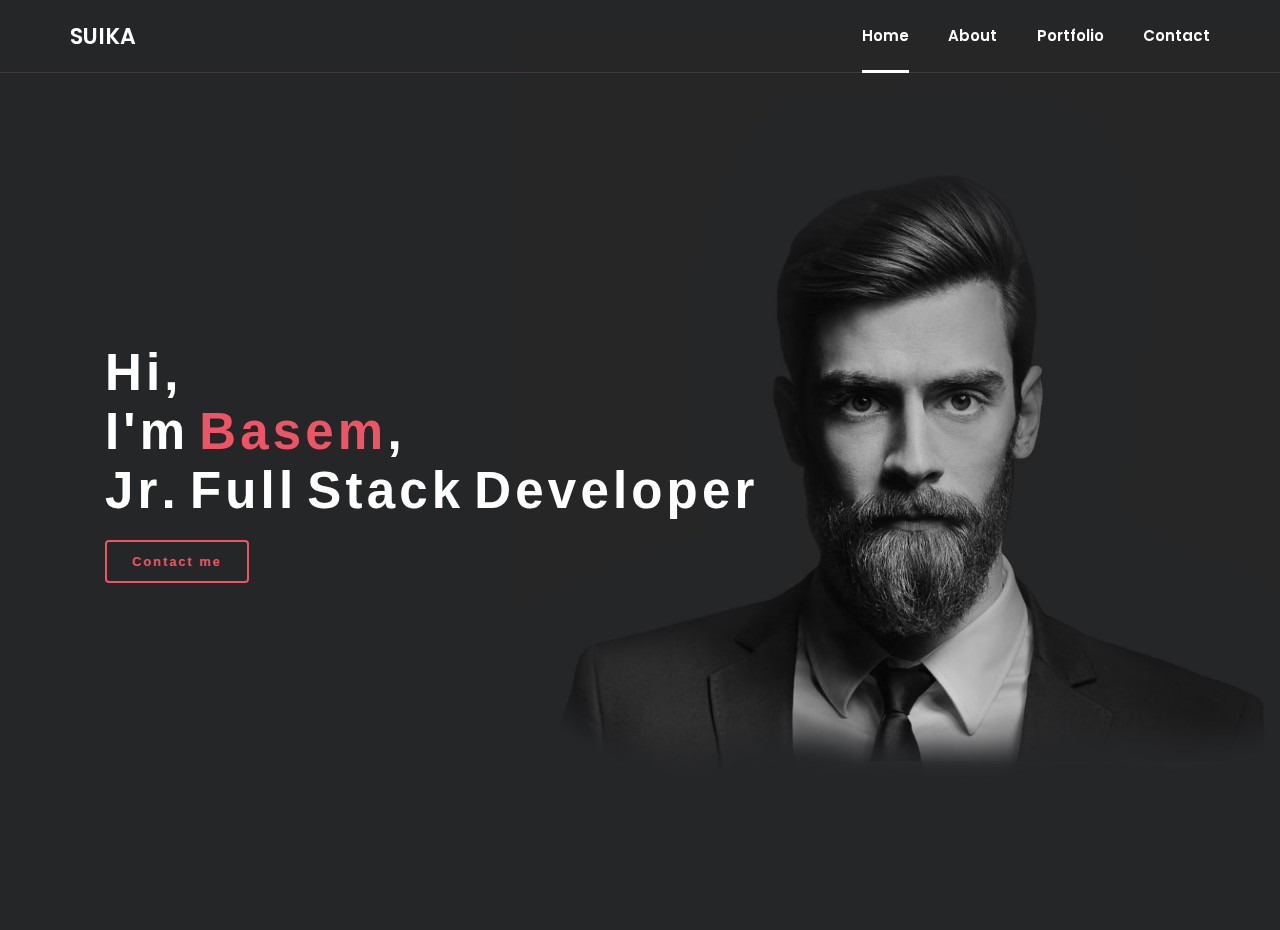
<file: index.html>
<!DOCTYPE html>
<html lang="en">
  <head>
    <meta charset="UTF-8" />
    <meta name="viewport" content="width=device-width, initial-scale=1.0" />
    <meta http-equiv="X-UA-Compatible" content="ie=edge" />
    <link rel="stylesheet" href="css/style.css" />
    <link rel="stylesheet" href="https://cdnjs.cloudflare.com/ajax/libs/font-awesome/4.7.0/css/font-awesome.min.css">
    <link href="https://fonts.googleapis.com/css2?family=Poppins:wght@300;400;500;600;700;900&display=swap" rel="stylesheet">
    <title>Basem Portfolio</title>
  </head>
  <body>
    <header>
      <div class="wrapper">
        <div class="row">
          <div class="brand-name">
            <a href="index.html" class="logo">Suika</a>
          </div>
          <div class="ham-burger">
            <i class="fa fa-bars"></i>
          </div>
          <div class="navbar">
            <ul>
              <li><a class="active" href="index.html">Home</a></li>
              <li><a href="about.html">About</a></li>
              <li><a href="work.html">Portfolio</a></li>
              <li><a href="contact.html">Contact</a></li>
            </ul>
          </div>
        </div>
      </div>
    </header>

    <section class="home">
      <div class="wrapper">
        <div class="row full-screen">
          <div class="home-content">
            <div class="text">
              <h1>
                <span>H</span>
                <span class="m-left">i</span>
                <span class="m-left">,</span>
                <br>
                <span>I</span>
                <span class="m-left">'</span>
                <span class="m-left">m</span>
                <span class="name">B</span>
                <span class="m-left name">a</span>
                <span class="m-left name">s</span>
                <span class="m-left name">e</span>
                <span class="m-left name">m</span>
                <span class="m-left">,</span>
                <br>
                <span>J</span>
                <span class="m-left">r</span>
                <span class="m-left">.</span>
                <span>F</span>
                <span class="m-left">u</span>
                <span class="m-left">l</span>
                <span class="m-left">l</span>
                <span>S</span>
                <span class="m-left">t</span>
                <span class="m-left">a</span>
                <span class="m-left">c</span>
                <span class="m-left">k</span>
                <span>D</span>
                <span class="m-left">e</span>
                <span class="m-left">v</span>
                <span class="m-left">e</span>
                <span class="m-left">l</span>
                <span class="m-left">o</span>
                <span class="m-left">p</span>
                <span class="m-left">e</span>
                <span class="m-left">r</span>
              </h1>
              <div class="btn">
                <a href="contact.html">Contact me</a>
              </div>
            </div>
          </div>
        </div>
      </div>
    </section>

    <script src="js/script.js"></script>
    
  </body>
</html>
</file>
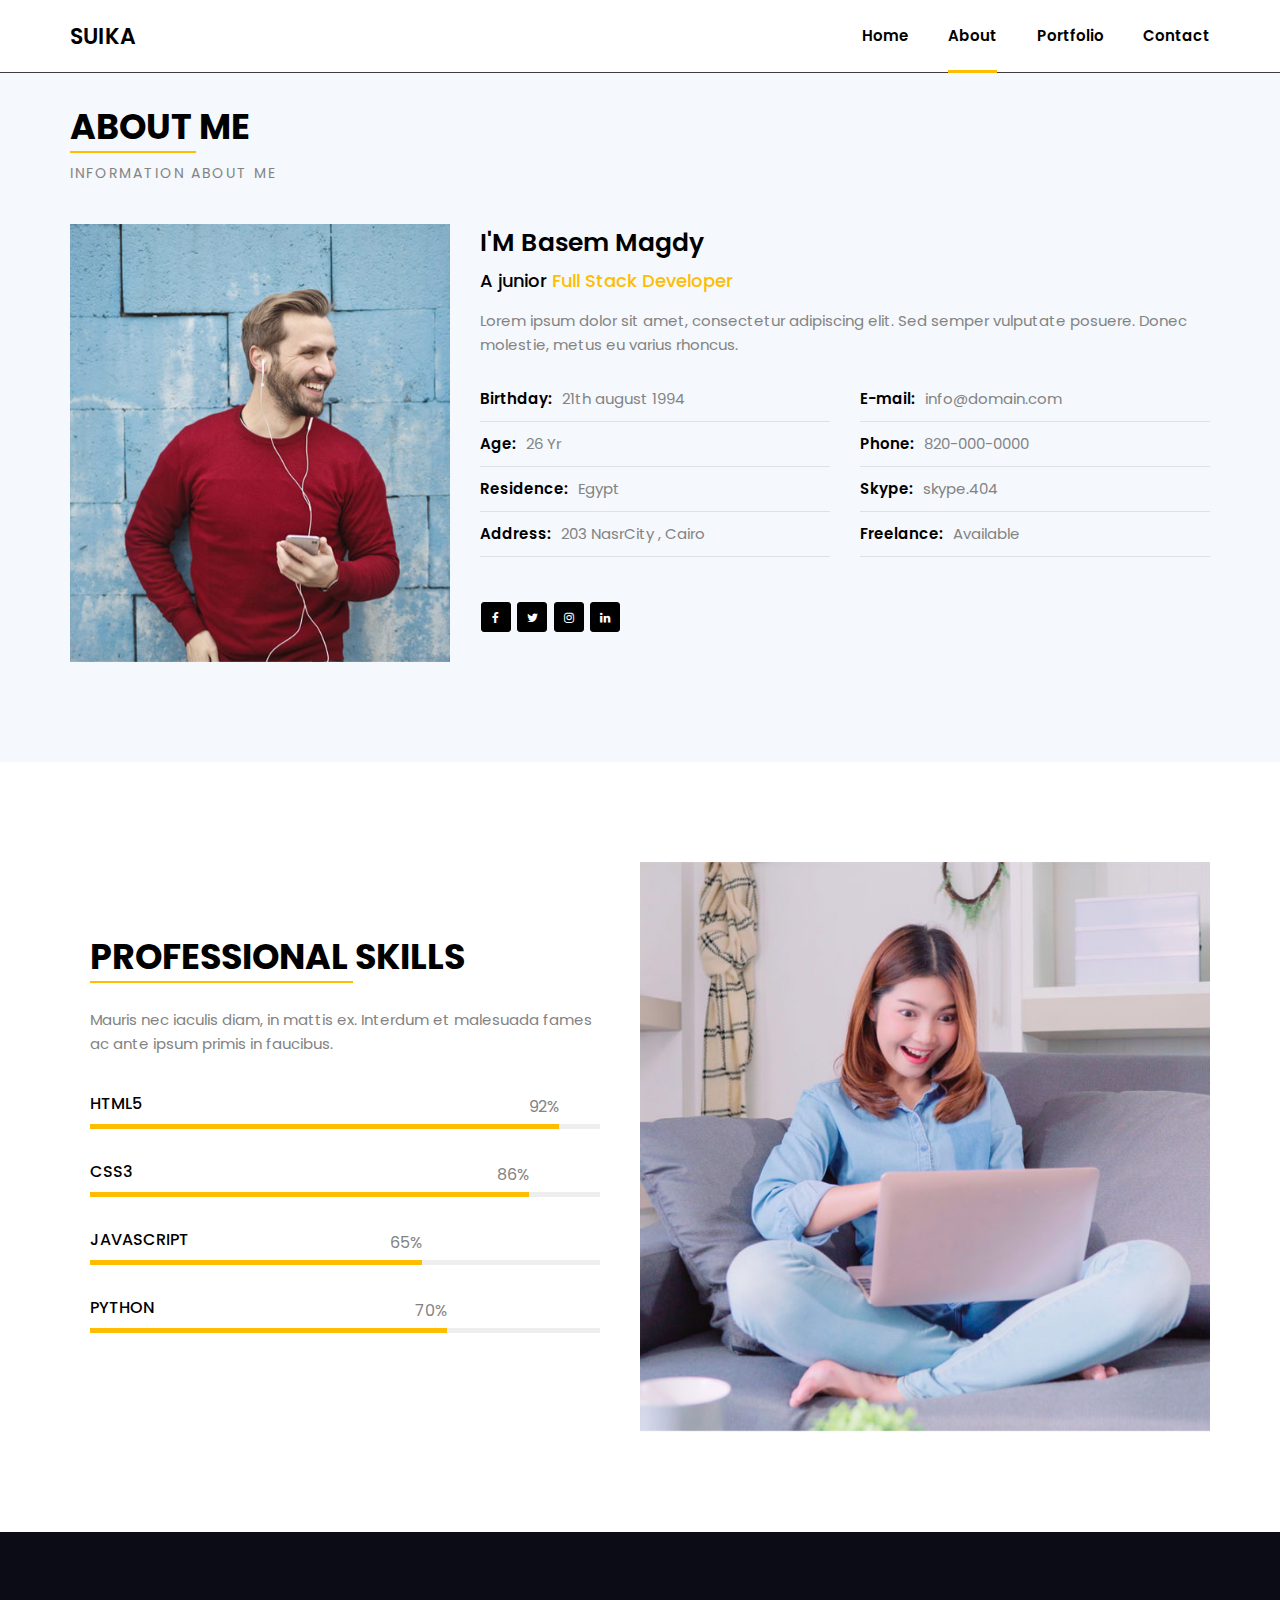
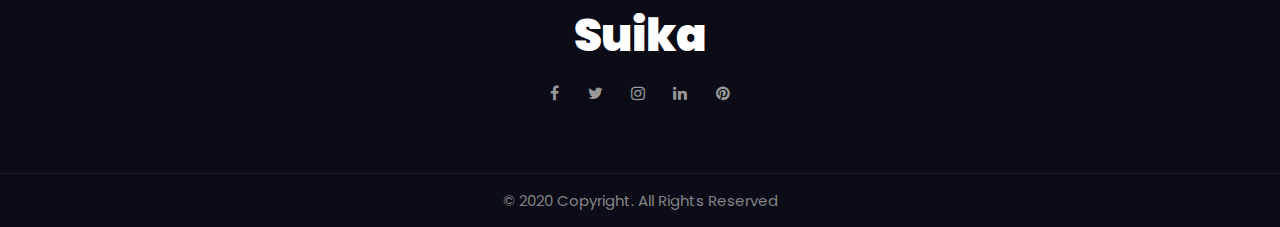
<file: about.html>
<!DOCTYPE html>
<html lang="en">
  <head>
    <meta charset="UTF-8" />
    <meta name="viewport" content="width=device-width, initial-scale=1.0" />
    <meta http-equiv="X-UA-Compatible" content="ie=edge" />
    <link rel="stylesheet" href="css/style.css" />
    <link rel="stylesheet" href="css/styles.css" />
    <link rel="stylesheet" href="https://cdnjs.cloudflare.com/ajax/libs/font-awesome/4.7.0/css/font-awesome.min.css">
    <link href="https://fonts.googleapis.com/css2?family=Poppins:wght@300;400;500;600;700;900&display=swap" rel="stylesheet">
    <title>Basem Portfolio</title>
  </head>
  <body>
    <header>
      <div class="wrapper">
        <div class="row">
          <div class="brand-name">
            <a href="index.html" class="logo">Suika</a>
          </div>
          <div class="ham-burger">
            <i class="fa fa-bars"></i>
          </div>
          <div class="navbar">
            <ul>
              <li><a href="index.html">Home</a></li>
              <li><a class="active" href="about.html">About</a></li>
              <li><a href="work.html">Portfolio</a></li>
              <li><a href="contact.html">Contact</a></li>
            </ul>
          </div>
        </div>
      </div>
    </header>

    <section class="about-me">
      <div class="wrapper">
        <div class="row">
          <div class="section-title">
            <h1>About Me</h1>
            <p class="small text-uppercase">Information About Me</p>
          </div>
        </div>
        <div class="row">
          <div class="about-content">
            <div class="row">
              <div class="img">
                <img src="img/about-me.jpeg" alt="about-me">
              </div>
              <div class="about-text">
                <h4>I'M Basem Magdy</h4>
                <h6>A junior <span>Full Stack Developer</span></h6>
                <p>Lorem ipsum dolor sit amet, consectetur adipiscing elit. Sed semper vulputate posuere. Donec molestie, metus eu varius rhoncus.</p>
                <div class="info">
                  <div class="list">
                    <label>Birthday:</label>
                    <p>21th august 1994</p>
                  </div>
                  <div class="list">
                    <label>E-mail:</label>
                    <p>info@domain.com</p>
                  </div>
                  <div class="list">
                    <label>Age:</label>
                    <p>26 Yr</p>
                  </div>
                  <div class="list">
                    <label>Phone:</label>
                    <p>820-000-0000</p>
                  </div>
                  <div class="list">
                    <label>Residence:</label>
                    <p>Egypt</p>
                  </div>
                  <div class="list">
                    <label>Skype:</label>
                    <p>skype.404</p>
                  </div>
                  <div class="list">
                    <label>Address:</label>
                    <p>203 NasrCity , Cairo</p>
                  </div>
                  <div class="list">
                    <label>Freelance:</label>
                    <p>Available</p>
                  </div>
                </div>
                <div class="social-links">
                  <a href=""><i class="fa fa-facebook"></i></a>
                  <a href=""><i class="fa fa-twitter"></i></a>
                  <a href=""><i class="fa fa-instagram"></i></a>
                  <a href=""><i class="fa fa-linkedin"></i></a>
                </div>
              </div>
            </div>
          </div>
        </div>
      </div>
    </section>

    <div class="seperator"></div>

    <section class="skills">
      <div class="wrapper">
        <div class="row align-items-center">
          <div class="skills-content">
            <div class="row">
              <div class="section-title">
                <h1>Professional Skills</h1>
                <p>Mauris nec iaculis diam, in mattis ex. Interdum et malesuada fames ac ante ipsum primis in faucibus.</p>
              </div>
            </div>
            <div class="row">
              <div class="skill-box">
                <h6>HTML5</h6>
                <div class="skill-bar">
                  <div class="skill-bar-in" style="width: 92%;">
                    <span>92%</span>
                  </div>
                </div>
              </div>
              <div class="skill-box">
                <h6>CSS3</h6>
                <div class="skill-bar">
                  <div class="skill-bar-in" style="width: 86%;">
                    <span>86%</span>
                  </div>
                </div>
              </div>
              <div class="skill-box">
                <h6>JAVASCRIPT</h6>
                <div class="skill-bar">
                  <div class="skill-bar-in" style="width: 65%;">
                    <span>65%</span>
                  </div>
                </div>
              </div>
              <div class="skill-box">
                <h6>PYTHON</h6>
                <div class="skill-bar">
                  <div class="skill-bar-in" style="width: 70%;">
                    <span>70%</span>
                  </div>
                </div>
              </div>
            </div>
          </div>
          <div class="img">
            <img src="img/skill.jpg" alt="skill-image">
          </div>
        </div>
      </div>
    </section>

    <!--  footer -->
    <footer>
      <div class="wrapper">
        <div class="row">
          <div class="logo">
            Suika
          </div>
          <div class="social">
            <a href=""><i class="fa fa-facebook"></i></a>
            <a href=""><i class="fa fa-twitter"></i></a>
            <a href=""><i class="fa fa-instagram"></i></a>
            <a href=""><i class="fa fa-linkedin"></i></a>
            <a href=""><i class="fa fa-pinterest"></i></a>
          </div>
        </div>
      </div>
    </footer>

    <section class="copyright">
      <div class="wrapper">
        <p>&copy; 2020 Copyright. All Rights Reserved</p>
      </div>
    </section>

    <script src="js/script.js"></script>
    
  </body>
</html>
</file>
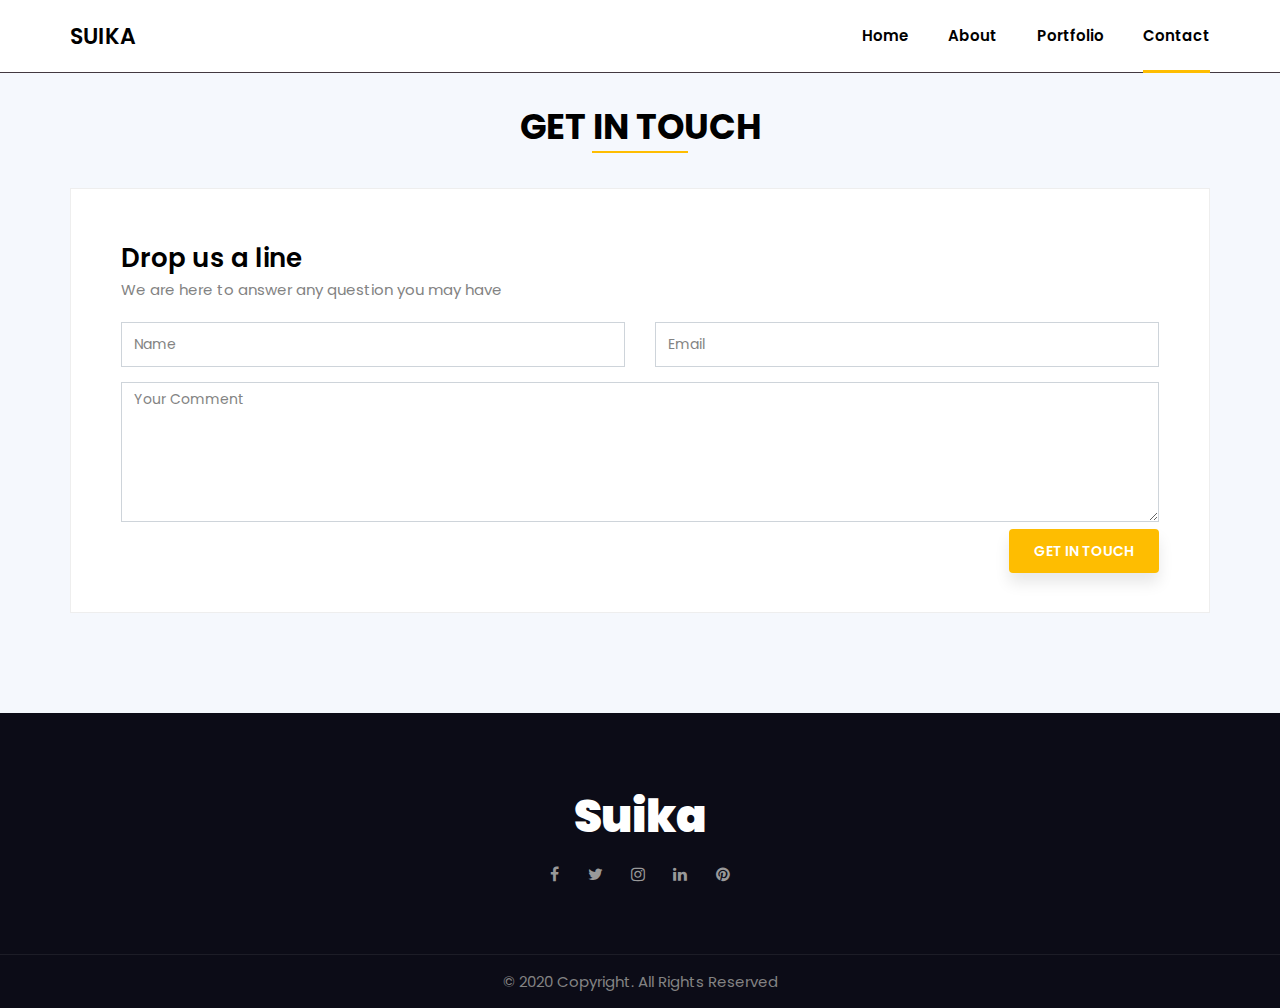
<file: contact.html>
<!DOCTYPE html>
<html lang="en">
  <head>
    <meta charset="UTF-8" />
    <meta name="viewport" content="width=device-width, initial-scale=1.0" />
    <meta http-equiv="X-UA-Compatible" content="ie=edge" />
    <link rel="stylesheet" href="css/style.css" />
    <link rel="stylesheet" href="css/styles.css" />
    <link rel="stylesheet" href="https://cdnjs.cloudflare.com/ajax/libs/font-awesome/4.7.0/css/font-awesome.min.css">
    <link href="https://fonts.googleapis.com/css2?family=Poppins:wght@300;400;500;600;700;900&display=swap" rel="stylesheet">
    <title>Basem Portfolio</title>
  </head>
  <body>
    <header>
      <div class="wrapper">
        <div class="row">
          <div class="brand-name">
            <a href="index.html" class="logo">Suika</a>
          </div>
          <div class="ham-burger">
            <i class="fa fa-bars"></i>
          </div>
          <div class="navbar">
            <ul>
              <li><a href="index.html">Home</a></li>
              <li><a href="about.html">About</a></li>
              <li><a href="work.html">Portfolio</a></li>
              <li><a class="active" href="contact.html">Contact</a></li>
            </ul>
          </div>
        </div>
      </div>
    </header>

    <section class="contact-us">
      <div class="wrapper">
        <div class="row">
          <div class="section-title text-center">
            <h1>Get In Touch</h1>
          </div>
        </div>
        <div class="row">
          <div class="contact-form">
            <div class="row">
              <div class="contact-text">
                <h2>Drop us a line</h2>
                <p>We are here to answer any question you may have</p>
              </div>
            </div>
            <div class="row space-between">
              <div class="col-6">
                <input type="text" name="" class="form-control" placeholder="Name">
              </div>
              <div class="col-6">
                <input type="text" name="" class="form-control" placeholder="Email">
              </div>
            </div>
            <div class="row">
              <div class="col-12">
                <textarea class="form-control" placeholder="Your Comment"></textarea>
              </div>
            </div>
            <div class="row">
              <div class="button text-right">
                <a href="#">Get In Touch</a>
              </div>
            </div>
          </div>
        </div>
      </div>
    </section>

    <div class="seperator"></div>

    <!--  footer -->
    <footer>
      <div class="wrapper">
        <div class="row">
          <div class="logo">
            Suika
          </div>
          <div class="social">
            <a href=""><i class="fa fa-facebook"></i></a>
            <a href=""><i class="fa fa-twitter"></i></a>
            <a href=""><i class="fa fa-instagram"></i></a>
            <a href=""><i class="fa fa-linkedin"></i></a>
            <a href=""><i class="fa fa-pinterest"></i></a>
          </div>
        </div>
      </div>
    </footer>

    <section class="copyright">
      <div class="wrapper">
        <p>&copy; 2020 Copyright. All Rights Reserved</p>
      </div>
    </section>

    <script src="js/script.js"></script>
    
  </body>
</html>
</file>
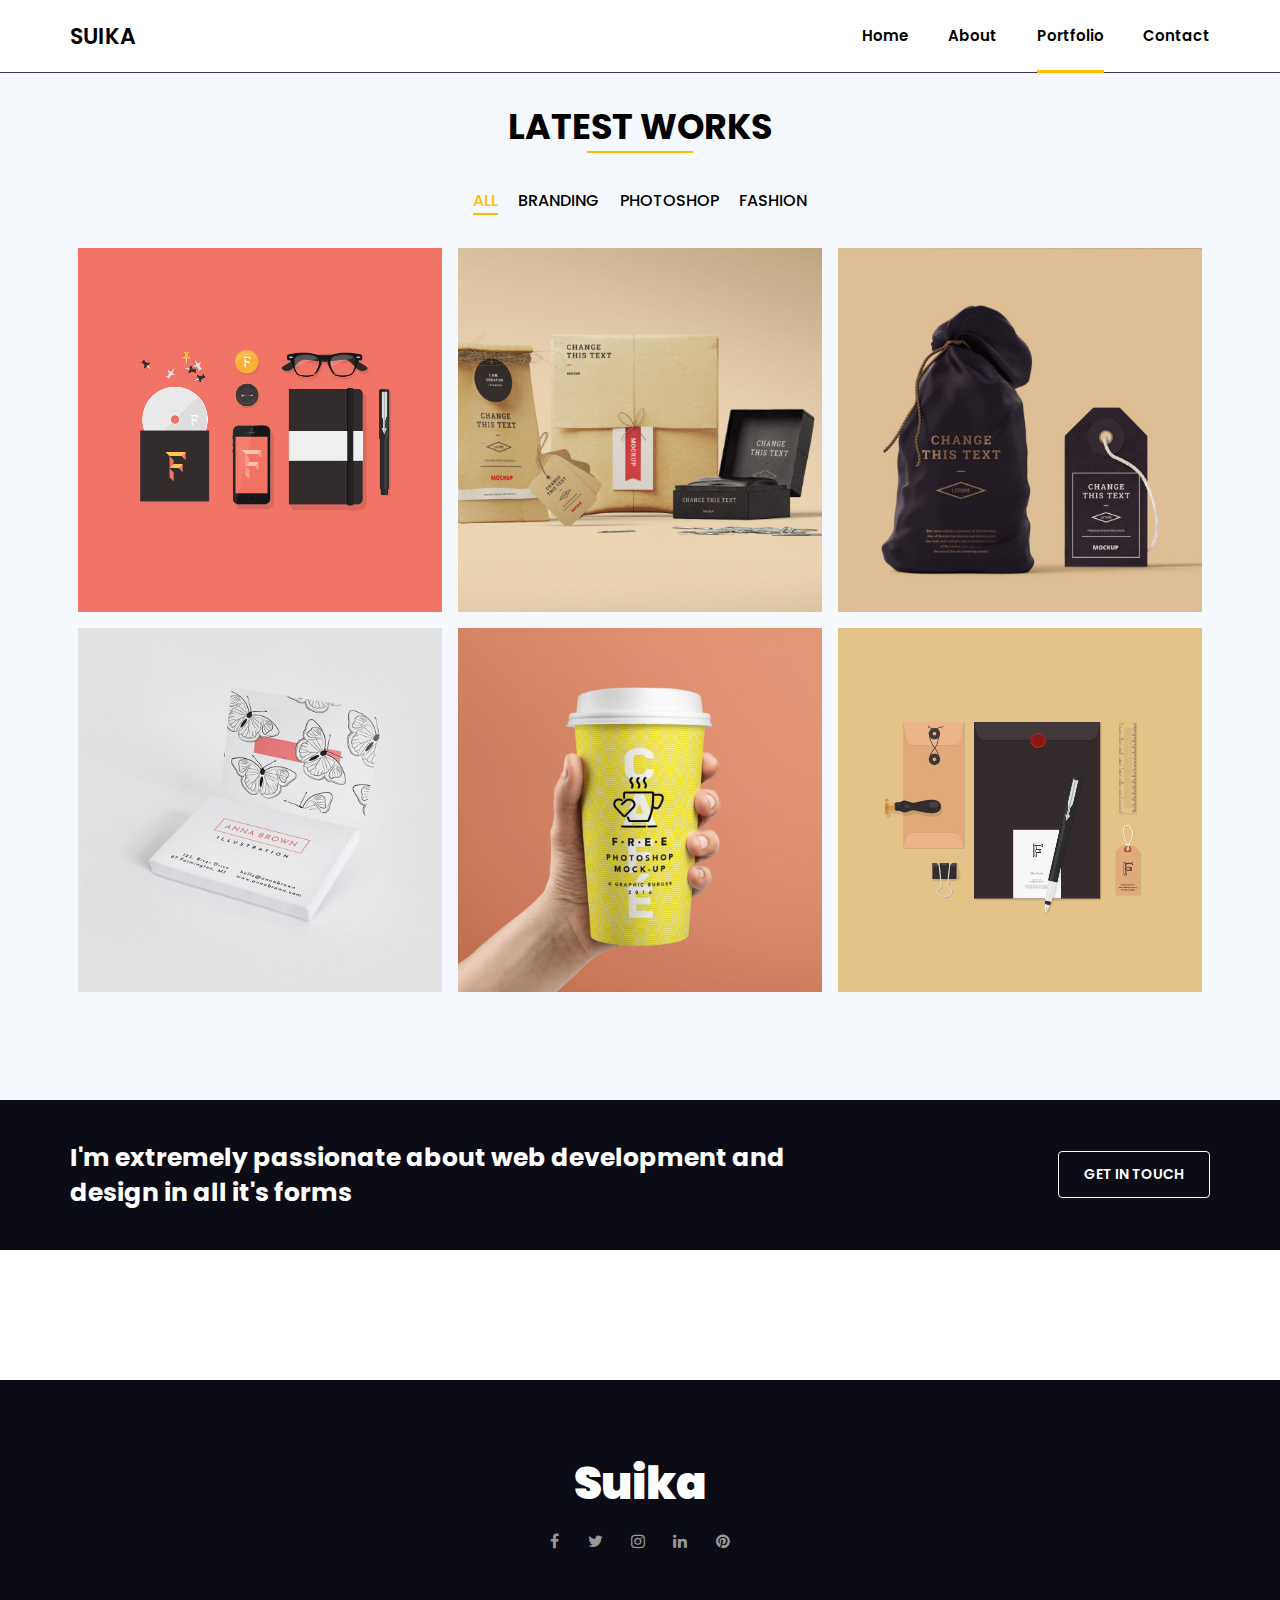
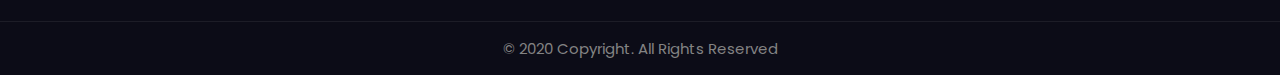
<file: work.html>
<!DOCTYPE html>
<html lang="en">
  <head>
    <meta charset="UTF-8" />
    <meta name="viewport" content="width=device-width, initial-scale=1.0" />
    <meta http-equiv="X-UA-Compatible" content="ie=edge" />
    <link rel="stylesheet" href="css/style.css" />
    <link rel="stylesheet" href="css/styles.css" />
    <link rel="stylesheet" href="https://cdnjs.cloudflare.com/ajax/libs/font-awesome/4.7.0/css/font-awesome.min.css">
    <link href="https://fonts.googleapis.com/css2?family=Poppins:wght@300;400;500;600;700;900&display=swap" rel="stylesheet">
    <title>Basem Portfolio</title>
  </head>
  <body>
    <header>
      <div class="wrapper">
        <div class="row">
          <div class="brand-name">
            <a href="index.html" class="logo">Suika</a>
          </div>
          <div class="ham-burger">
            <i class="fa fa-bars"></i>
          </div>
          <div class="navbar">
            <ul>
              <li><a href="index.html">Home</a></li>
              <li><a href="about.html">About</a></li>
              <li><a class="active" href="work.html">Portfolio</a></li>
              <li><a href="contact.html">Contact</a></li>
            </ul>
          </div>
        </div>
      </div>
    </header>

    <section class="portfolio">
      <div class="wrapper">
        <div class="row">
          <div class="section-title text-center">
            <h1>Latest Works</h1>
          </div>
        </div>
        <div class="row">
          <div class="filter-buttons">
            <ul id="filter-btns">
              <li class="active" data-target="all">All</li>
              <li data-target="branding">Branding</li>
              <li data-target="photoshop">Photoshop</li>
              <li data-target="fashion">Fashion</li>
            </ul>
          </div>
        </div>
        <div class="row">
          <div class="portfolio-gallery">
            <div class="item" data-id="branding">
              <div class="inner">
                <img src="img/portfolio/1.jpg" alt="portfolio-img">
                <div class="overlay">
                  <span class="fa fa-plus"></span>
                  <h4>Branding</h4>
                </div>
              </div>
            </div>
          
          
            <div class="item" data-id="photoshop">
              <div class="inner">
                <img src="img/portfolio/2.jpg" alt="portfolio-img">
                <div class="overlay">
                  <span class="fa fa-plus"></span>
                  <h4>Photoshop</h4>
                </div>
              </div>
            </div>
  
          
            <div class="item" data-id="fashion">
              <div class="inner">
                <img src="img/portfolio/3.jpg" alt="portfolio-img">
                <div class="overlay">
                  <span class="fa fa-plus"></span>
                  <h4>Fashion</h4>
                </div>
              </div>
            </div>
  
          
            <div class="item" data-id="branding">
              <div class="inner">
                <img src="img/portfolio/4.jpg" alt="portfolio-img">
                <div class="overlay">
                  <span class="fa fa-plus"></span>
                  <h4>Branding</h4>
                </div>
              </div>
            </div>
          
          
            <div class="item" data-id="photoshop">
              <div class="inner">
                <img src="img/portfolio/5.jpg" alt="portfolio-img">
                <div class="overlay">
                  <span class="fa fa-plus"></span>
                  <h4>Photoshop</h4>
                </div>
              </div>
            </div>
          
          
            <div class="item" data-id="fashion">
              <div class="inner">
                <img src="img/portfolio/6.jpg" alt="portfolio-img">
                <div class="overlay">
                  <span class="fa fa-plus"></span>
                  <h4>Fashion</h4>
                </div>
              </div>
            </div>
          </div>
        </div>
      </div>
    </section>

    <div class="seperator"></div>

    <section class="message-text">
      <div class="wrapper">
        <div class="row align-items-center">
          <div class="button-text">
            <h2>I'm extremely passionate about web development and design in all it's forms</h2>
          </div>
          <div class="button">
            <a href="contact.html">Get In Touch</a>
          </div>
        </div>
      </div>
    </section>

    <div class="seperator"></div>

    <!--  footer -->
    <footer>
      <div class="wrapper">
        <div class="row">
          <div class="logo">
            Suika
          </div>
          <div class="social">
            <a href=""><i class="fa fa-facebook"></i></a>
            <a href=""><i class="fa fa-twitter"></i></a>
            <a href=""><i class="fa fa-instagram"></i></a>
            <a href=""><i class="fa fa-linkedin"></i></a>
            <a href=""><i class="fa fa-pinterest"></i></a>
          </div>
        </div>
      </div>
    </footer>

    <section class="copyright">
      <div class="wrapper">
        <p>&copy; 2020 Copyright. All Rights Reserved</p>
      </div>
    </section>

    <script src="js/script.js"></script>
    
  </body>
</html>
</file>
<file: css/style.css>
/* @import url('https://fonts.googleapis.com/css2?family=Poppins:wght@300;400;500;600;700&display=swap'); */


* {
  margin: 0;
  padding: 0;
  box-sizing: border-box;
  font-family: "PT Sans", sans-serif;
}
html {
  scroll-behavior: smooth;
}

body {
  margin: 0;
}

.wrapper {
  max-width: 1140px;
  margin: auto;
  /*font-family: 'Poppins', sans-serif;*/
  /*background-color: #fff;*/
}

.row {
  display: flex;
  flex-wrap: wrap;
}

.home {
  min-height: 100vh;
  background-image: url("img/profile.jpg");
  background-position: center;
  background-size: cover;
  padding: 15px;
}

header {
  position: absolute;
  left: 0;
  right: 0;
  border-bottom: 1px solid #423940;
  padding: 0 15px;
  z-index: 105;
  position: fixed;
}

header .row {
  justify-content: space-between;
  align-items: center;
}

header .navbar ul li {
  display: inline-block;
  margin-left: 35px;
}

header .brand-name a {
  text-decoration: none;
  font-size: 22px;
  font-weight: 600;
  color: #fff;
  text-transform: uppercase;
  font-family: 'Poppins', sans-serif;
}

header .brand-name a:hover {
  color: #ED5565;
  transition: all 0.5s;
}

header .navbar ul {
  list-style: none;
  padding: 0;
  margin: 0;
}

header .navbar ul li a {
  font-size: 15px;
  text-decoration: none;
  display: block;
  line-height: 72px;
  color: #fff;
  font-weight: 600;
  position: relative;
  font-family: 'Poppins', sans-serif;
}

.home .full-screen {
  min-height: 100vh;
}

.home .home-content {
  flex: 0 0 100%;
  max-width: 100%;
  display: flex;
  flex-wrap: wrap;
  align-items: center;
}

.home .home-content .text {
  flex: 0 0 70%;
  max-width: 70%;
  padding: 35px;
}

header .navbar ul li a::before {
  content: '';
  height: 3px;
  background-color: #fff;
  width: 0%;
  position: absolute;
  right: 0;
  bottom: -1px;
  transition: all 0.5s ease;
}

header .navbar ul li a:hover::before {
  width: 100%;
  left: 0;
}

header .navbar ul li a.active::before {
  width: 100%;
  left: 0;
}

.home .home-content .text .btn {
  padding-top: 20px;
}


.text h1 {
  color: #fff;
  font-size: 51px;
  cursor: context-menu;
}

.text span {
  display: inline-block;
}

span:hover {
  color: #48cfad;
  transition: all 0.5s;
}

span.name {
  color: #ED5565;
}

span.m-left {
  margin-left: -10px;
}
/*
.text p {
  letter-spacing: 3px;
  word-spacing: 10px;
  font-size: 0.8rem;
}
*/
.text .btn a {
  text-decoration: none;
  padding: 12px 25px;
  background-color: transparent;
  border: 2px solid #ED5565;
  border-radius: 4px;
  font-weight: 700;
  color: #ED5565;
  font-size: 0.8rem;
  letter-spacing: 2px;
  position: relative;
  overflow: hidden;
  transition: all 0.5s ease;
  display: inline-block;
}

.text .btn a:hover {
  color: #fff;
}

.text .btn a::before {
  content: '';
  background-color: #ED5565;
  position: absolute;
  left: 0;
  top: 0;
  width: 100%;
  height: 0%;
  z-index: -1;
  transition: 0.5s;
}

.text .btn a:hover ::before {
  height: 100%;
}


.seperator {
  clear: both;
}

/* -----  footer section ----- */

footer {
  padding: 70px 15px;
  background-color: #0c0c17;
}

footer .logo {
  flex: 0 0 100%;
  max-width: 100%;
  text-align: center;
  font-size: 45px;
  color: #fff;
  font-weight: 900;
  font-family: 'Poppins', sans-serif;
}

footer .social {
  flex: 0 0 100%;
  max-width: 100%;
  text-align: center;
  padding-top: 15px;
}

footer .social a {
  color: #999999;
  text-decoration: none;
  display: inline-block;
  margin: 0px 12px;
  transition: all 0.5s ease;
}

footer .social a:hover {
  color: #fff;
}

.copyright {
  background-color: #0c0c17;
  border-top: 1px solid #1d1d27;
  padding: 15px;
}

.copyright p {
  text-align: center;
  color: #838383;
  font-size: 15px;
  font-weight: 400;
  font-family: 'Poppins', sans-serif;
  margin: 0;
}

/* About Me Section */


.about-me {
  padding: 100px 15px;
  background-color: #f5f8fd;
}

.about-me .section-title {
  flex: 0 0 100%;
  max-width: 100%;
  margin-bottom: 40px;
}

.about-me .section-title h1 {
  display: inline-block;
  font-size: 35px;
  text-transform: uppercase;
  font-weight: 700;
  color: #000;
  margin: 0 0 10px;
  position: relative;
  font-family: 'Poppins', sans-serif;
}

.about-me .section-title h1:before {
  content: '';
  left: 0;
  position: absolute;
  height: 2px;
  right: 30%;
  background-color: #febd01;
  bottom: 0px;
}

.text-uppercase {
  text-transform: uppercase!important;
}

.about-me .section-title p.small {
  display: block;
  letter-spacing: 2px;
  font-size: 14px;
  color: #838383;
  font-weight: 400;
  font-family: 'Poppins', sans-serif;
}

.about-me .about-content .img {
  flex: 0 0 33.33%;
  max-width: 33.33%;
}

.about-me .about-content .img img {
  width: 100%;
  display: block;
  -webkit-transform: rotateY(180deg);
  transform: rotateY(180deg);
}

.about-me .about-content .about-text {
  flex: 0 0 66.66%;
  max-width: 66.66%;
  padding-left: 30px;
}

.about-me .about-content .about-text h4 {
  font-size: 25px;
  font-weight: 600;
  margin: 0 0 5px;
  color: #000;
  font-family: 'Poppins', sans-serif;
}

.about-me .about-content .about-text h6 {
  font-size: 18px;
  font-weight: 500;
  margin: 0 0 15px;
  color: #000;
  font-family: 'Poppins', sans-serif;
}

.about-me .about-content .about-text h6 span {
  color: #febd01;
  font-family: 'Poppins', sans-serif;
}

.about-me .about-content .about-text p {
  font-size: 15px;
  font-weight: 400;
  line-height: 24px;
  color: #838383;
  margin: 0 0 20px;
  font-family: 'Poppins', sans-serif;
}

.about-me .about-content .about-text .info {
  display: flex;
  flex-wrap: wrap;
  justify-content: space-between;
}

.about-me .about-content .about-text .info .list {
  flex: 0 0 calc(50% - 15px);
  max-width: calc(50% - 15px);
  margin-top: 10px;
  display: flex;
  flex-wrap: wrap;
  border-bottom: 1px solid #dee2e6;
  padding-bottom: 10px;
}

.about-me .about-content .about-text .info .list label {
  padding-right: 10px;
  color: #000;
  font-weight: 600;
  font-size: 15px;
  /*padding-top: 2px;*/
  font-family: 'Poppins', sans-serif;
}

.about-me .about-content .about-text .info .list p {
  margin: 0;
  font-family: 'Poppins', sans-serif;
}

.about-me .about-content .about-text .social-links {
  padding-top: 45px;
}

.about-me .about-content .about-text .social-links a {
  height: 30px;
  width: 30px;
  background-color: #000;
  border-radius: 3px;
  display: inline-block;
  border: 1px solid #000;
  line-height: 28px;
  text-align: center;
  margin: 0 1px;
  -webkit-transition: all 0.5s ease;
  transition: all 0.5s ease;
}

.about-me .about-content .about-text .social-links a:hover {
  background-color: transparent;
}

.about-me .about-content .about-text .social-links a .fa {
  color: #fff;
  transition: all 0.5s ease;
  font-size: 12px;
}

.about-me .about-content .about-text .social-links a:hover .fa {
  color: #000;
}

/* skills section */

.skills {
  padding: 100px 15px;
  background-color: #fff;
}

.skills .skills-content {
  flex: 0 0 50%;
  max-width: 50%;
  padding-right: 40px;
  padding-left: 20px;
}

.skills .img {
  flex: 0 0 50%;
  max-width: 50%;
}

.align-items-center {
  align-items: center;
}

.skills .img img {
  width: 100%;
  display: block;
}

.skills .skills-content .section-title p {
  font-size: 15px;
  font-weight: 400;
  line-height: 24px;
  color: #838383;
  margin: 15px 0 35px;
  font-family: 'Poppins', sans-serif;
}

.skills .skills-content .skill-box {
  flex: 0 0 100%;
  max-width: 100%;
  margin-bottom: 30px;
}

.skills .skills-content .skill-box h6 {
  font-size: 16px;
  font-weight: 500;
  color: #000;
  margin: 0 0 8px;
  font-family: 'Poppins', sans-serif;
}

.skills .skills-content .skill-box .skill-bar {
  height: 5px;
  background-color: #eeeeee;
  position: relative;
}

.skills .skills-content .skill-box .skill-bar .skill-bar-in {
  background-color: #febd01;
  position: absolute;
  left: 0;
  top: 0;
  height: 100%;
}

.skills .skills-content .skill-box .skill-bar .skill-bar-in span {
  color: #838383;
  font-size: 16px;
  font-weight: 400;
  position: absolute;
  right: 0;
  top: -30px;
  font-family: 'Poppins', sans-serif;
}

.skills .section-title h1 {
  display: inline-block;
  font-size: 35px;
  text-transform: uppercase;
  font-weight: 700;
  color: #000;
  margin: 0 0 10px;
  position: relative;
  font-family: 'Poppins', sans-serif;
}

.skills .section-title h1:before {
  content: '';
  left: 0;
  position: absolute;
  height: 2px;
  right: 30%;
  background-color: #febd01;
  bottom: 0px;
}

/*  contact section  */

.contact-us {
  padding: 100px 0px;
  background-color: #f5f8fd;
}

.contact-us .section-title h1:before {
  left: 30%;
}

.contact-us .section-title {
  padding-bottom: 25px;
}

.contact-us .contact-form {
  background-color: #fff;
  flex: 0 0 100%;
  max-width: 100%;
  padding: 50px;
  border: 1px solid #eeeeee;
}

.contact-us .contact-form .contact-text {
  flex: 0 0 100%;
  max-width: 100%;
  padding-bottom: 20px;
}

.contact-us .contact-form .contact-text h2 {
  font-size: 26px;
  font-weight: 600;
  color: #000;
  margin: 0;
  padding: 0;
  font-family: 'Poppins', sans-serif;
}

.contact-us .contact-form .contact-text p {
  font-size: 15px;
  font-weight: 400;
  line-height: 24px;
  color: #838383;
  margin: 0;
  font-family: 'Poppins', sans-serif;
}

.contact-us .contact-form .space-between {
  justify-content: space-between;
}

.contact-us .contact-form .col-6  {
  flex: 0 0 calc(50% - 15px);
  max-width: calc(50% - 15px);
}

.contact-us .contact-form .col-12 {
  flex: 0 0 100%;
  max-width: 100%;
}

.contact-us .contact-form .form-control {
  height: 45px;
  width: 100%;
  margin-bottom: 15px;
  border: 1px solid #ced4da;
  padding: 6px 12px;
  font-size: 14px;
  font-weight: 400;
  font-family: 'Poppins', sans-serif;
}

.contact-us .contact-form textarea.form-control {
  height: 140px;
}

.contact-us .contact-form .form-control::placeholder {
  color: #838383;
}

.contact-us .contact-form .button {
  flex: 0 0 100%;
  max-width: 100%;
}

.contact-us .contact-form .button a {
  border-radius: 4px;
  color: #fff;
  padding: 12px 25px;
  text-decoration: none;
  font-size: 14px;
  text-transform: uppercase;
  font-weight: 600;
  transition: all 0.5s ease;
  background-color: #febd01;
  box-shadow: 0px 10px 15px #e8e8e8;
  font-family: 'Poppins', sans-serif;
}

.contact-us .contact-form .button a:hover {
  background-color: #000;
  color: #fff;
}

.text-right {
  text-align: right!important;
}

.text-center {
  margin-left: auto;
  margin-right: auto;
}

.contact-us .section-title h1 {
  display: inline-block;
  font-size: 35px;
  text-transform: uppercase;
  font-weight: 700;
  color: #000;
  margin: 0 0 10px;
  position: relative;
  font-family: 'Poppins', sans-serif;
  /*left: 450px;*/
}

.contact-us .section-title h1:before {
  content: '';
  position: absolute;
  height: 2px;
  right: 30%;
  background-color: #febd01;
  bottom: 0px;
}

.ham-burger .fa {
  font-size: 20px;
  display: none;
  height: 30px;
  width: 35px;
  background-color: #fff;
  color: #000;
  border-radius: 3px;
  line-height: 30px;
  text-align: center;
  cursor: pointer;
  border: 1px solid #eeeeee;
}

/* ----------------  responsive  ---------------- */

@media (max-width: 989px) {
  .text h1 {
    font-size: 43px;
  }
}

@media (max-width: 1058px) {
  .text h1 {
    font-size: 43px;
  }
}

@media (max-width: 882px) {
  .text h1 {
    font-size: 38px;
  }
}

@media (max-width: 770px) {
  .text h1 {
    font-size: 36px;
  }

  header {
    padding: 15px;
    border: none;
  }

  .navbar {
    background-color: #fff;
    display: none;
    position: absolute;
    width: 100%;
    left: 0;
    top: 60px;
    padding: 15px;
    border-top: 1px solid #eeeeee;
    border-bottom: 1px solid #eeeeee;
  }

  .ham-burger .fa {
    display: inline-block;
  }

  .navbar.show {
    display: block;
    /*animation: galleryText 0.5s ease;*/
  }

  header .navbar ul li {
    display: block;
    margin-left: 0px;
  }

  header .navbar ul li a {
    line-height: 42px;
    color: #000;
  }

  header .navbar ul li a::before {
    background-color: #febd01;
  }

  .home .home-content .text {
    flex: 0 0 85%;
    max-width: 85%
  }

  .skills .skills-content {
    flex: 0 0 100%;
    max-width: 100%;
    padding-right: 8px;
  }
  
  .skills .img {
    flex: 0 0 100%;
    max-width: 100%;
  }

  .about-me .about-content .about-text {
    flex: 0 0 100%;
    max-width: 100%;
    padding-left: 0px;
    padding-top: 30px;
  }

  .about-me .about-content .img {
    flex: 0 0 100%;
    max-width: 100%;
 }

  .skills .section-title {
    width: 100%;
  }

  .contact-us .contact-form {
    padding: 40px 20px;
  }

  .contact-us .contact-form .col-6 {
    flex: 0 0 100%;
    max-width: 100%;
  }

  .portfolio .portfolio-gallery .item {
    flex: 0 0 50%!important;
    max-width: 50%!important;
  }

}

@media (max-width: 605px) {
  .text h1 {
    font-size: 30px;
  }

  .home .home-content .text {
    flex: 0 0 90%;
    max-width: 90%
  }

}

@media(max-width: 500px) {
  .about-me .about-content .about-text .info .list p {
    flex: 0 0 100%;
  }

  .text h1 {
    font-size: 27px;
  }

  .home .home-content .text {
    flex: 0 0 100%;
    max-width: 100%
  }

  .portfolio .portfolio-gallery .item {
    flex: 0 0 100%!important;
    max-width: 100%!important;
  }

  .message-text .button-text {
    flex: 0 0 100%!important;
    max-width: 100%!important;
  }

  .message-text .button {
    flex: 0 0 100%!important;
    max-width: 100%!important;
    text-align: center!important;
    padding-top: 10px;
  }
}



/* -----  myworks section  --------*/

.portfolio {
  background-color: #f5f8fd;
  padding: 100px 7px;
}

.portfolio .section-title h1:before {
  left: 30%;
}

.portfolio .filter-buttons {
  flex: 0 0 100%;
  max-width: 100%;
}

.portfolio .filter-buttons ul {
  list-style: none;
  text-align: center;
  padding: 0;
}

.portfolio .filter-buttons ul li {
  display: inline-block;
  margin: 0px 8px;
  color: #000;
  font-weight: 500;
  font-size: 16px;
  text-transform: uppercase;
  cursor: pointer;
  padding-bottom: 0px;
  font-family: 'Poppins', sans-serif;
}

.portfolio .filter-buttons ul li.active {
  color: #febd01;
  border-bottom: 2px solid #febd01;
}

.portfolio .filter-buttons {
  margin-bottom: 25px;
}

.portfolio .portfolio-gallery {
  flex: 0 0 100%;
  max-width: 100%;
  display: flex;
  flex-wrap: wrap;
  /*justify-content: space-between;*/
}

.portfolio .portfolio-gallery .item {
  flex: 0 0 33.33%;
  max-width: 33.33%;
  padding: 8px;
  /*background-color: #d5d5d5;*/
  position: relative;
}

.portfolio .portfolio-gallery .item img {
  width: 100%;
  display: block;
}

.portfolio .portfolio-gallery .item .overlay {
  position: absolute;
  left: 0;
  right: 0;
  top: 0;
  bottom: 0;
  background-color: rgba(0, 0, 0, 0.6);
  z-index: 10;
  display: flex;
  flex-wrap: nowrap;
  flex-direction: column;
  align-items: center;
  justify-content: center;
  opacity: 0;
  transition: all 0.5s ease;
}

.portfolio .portfolio-gallery .item:hover .overlay {
  opacity: 1;
}

.portfolio .section-title h1 {
  display: inline-block;
  font-size: 35px;
  text-transform: uppercase;
  font-weight: 700;
  color: #000;
  margin: 0 0 35px;
  position: relative;
  font-family: 'Poppins', sans-serif;
  /*left: 450px;*/
}

.portfolio .section-title h1:before {
  content: '';
  position: absolute;
  height: 2px;
  right: 30%;
  background-color: #febd01;
  bottom: 0px;
}

@keyframes galleryText {
  0% {
    transform: translateY(20px); opacity: 0;
  }
  100% {
    transform: translateY(0); opacity: 1;
  }
}

@keyframes galleryIcon {
  0% {
    transform: translateY(-20px); opacity: 0;
  }
  100% {
    transform: translateY(0); opacity: 1;
  }
}

.portfolio .portfolio-gallery .item .overlay h4 {
  margin-top: 15px;
  font-size: 25px;
  color: #fff;
  font-weight: 600;
  font-family: 'Poppins', sans-serif;
}

.portfolio .portfolio-gallery .item:hover .overlay h4 {
  animation: galleryText 0.8s ease;
  -webkit-animation: galleryText 0.8s ease;
}

.portfolio .portfolio-gallery .item .overlay .fa {
  height: 50px;
  width: 50px;
  background-color: #febd01;
  /*color: #fff;*/
  display: inline-block;
  text-align: center;
  line-height: 50px;
  border-radius: 50%;
  cursor: pointer;
}

.portfolio .portfolio-gallery .item:hover .overlay .fa {
  animation: galleryIcon 0.8s ease;
  -webkit-animation: galleryIcon 0.8s ease;
}

.portfolio .portfolio-gallery .item .inner {
  position: relative;
}

.message-text {
  background-color: #0c0c17;
  padding: 40px 15px;
  margin-bottom: 130px;
}

.message-text .button-text {
  flex: 0 0 66.66%;
  max-width: 66.66%;
}

.message-text .button-text h2 {
  font-size: 25px;
  color: #fff;
  font-weight: 700;
  margin: 0;
  padding: 0;
  line-height: 35px;
  font-family: 'Poppins', sans-serif;
}

.message-text .button {
  flex: 0 0 33.33%;
  max-width: 33.33%;
  text-align: right;
}

.message-text .button a {
  border-radius: 4px;
  color: #fff;
  border: 1px solid #fff;
  padding: 12px 25px;
  text-decoration: none;
  display: inline-block;
  font-size: 14px;
  text-transform: uppercase;
  font-weight: 600;
  transition: all 0.5s ease;
  background-color: transparent;
  font-family: 'Poppins', sans-serif;
}

.message-text .button a:hover {
  background-color: #fff;
  color: #000;
}
</file>
<file: css/styles.css>
header {
  border-bottom: 1px solid #423940;
  background-color: #fff;
}

header .brand-name a {
  color: #000;
}

header .brand-name a:hover {
  color: #febd01;
  transition: all 0.5s;
}

header .navbar ul li a {
  color: #000;
  font-family: 'Poppins', sans-serif;
}

header .navbar ul li a::before {
  background-color: #febd01;
}
</file>
